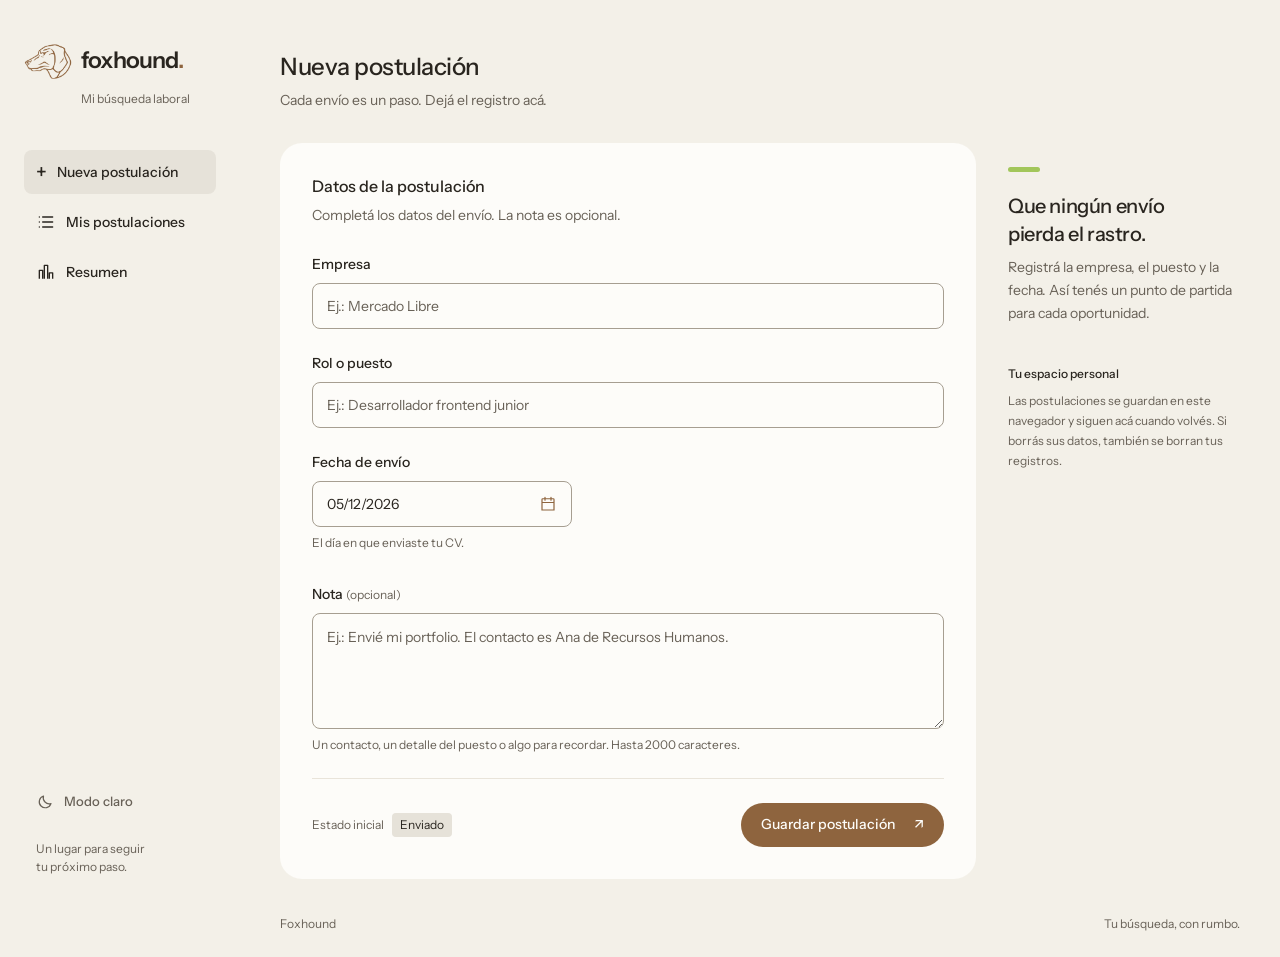
<file: index.html>
<!doctype html>
<html lang="es-AR">
  <head>
    <meta charset="UTF-8">
    <meta name="viewport" content="width=device-width, initial-scale=1">
    <meta name="theme-color" content="#F3F0E8">
    <meta name="description" content="Foxhound, tu espacio para seguir cada postulación laboral.">
    <title>Nueva postulación · Foxhound</title>
    <link rel="preconnect" href="https://fonts.googleapis.com">
    <link rel="preconnect" href="https://fonts.gstatic.com" crossorigin>
    <link href="https://fonts.googleapis.com/css2?family=Instrument+Sans:wght@400;500;600&display=swap" rel="stylesheet">
    <link rel="icon" type="image/png" href="assets/foxhound-logo.png">
    <script src="theme.js"></script>
    <link rel="stylesheet" href="styles.css">
    <script src="app.js" defer></script>
    <script src="calendar.js" defer></script>
  </head>
  <body>
    <a class="skip-link" href="#contenido">Ir al contenido</a>
    <aside class="sidebar" aria-label="Foxhound">
      <a class="brand" href="./" aria-label="Foxhound, inicio">
        <span class="brand-mark" role="img" aria-label="Foxhound americano de perfil"></span>
        <span>foxhound<span class="brand-dot">.</span></span>
      </a>
      <p class="workspace">Mi búsqueda laboral</p>
      <nav aria-label="Navegación principal">
        <a class="nav-link" href="./" aria-current="page"><span aria-hidden="true">+</span> Nueva postulación</a>
        <a class="nav-link" href="postulaciones.html"><svg viewBox="0 0 24 24" fill="none" aria-hidden="true"><path d="M8 6h12M8 12h12M8 18h12M4 6h.01M4 12h.01M4 18h.01" stroke="currentColor" stroke-width="1.6" stroke-linecap="round"/></svg> Mis postulaciones</a>
        <a class="nav-link" href="resumen.html"><svg viewBox="0 0 24 24" fill="none" aria-hidden="true"><path d="M4 20V10h4v10M10 20V4h4v16M16 20v-7h4v7" stroke="currentColor" stroke-width="1.6" stroke-linejoin="round"/></svg> Resumen</a>
      </nav>
      <button id="theme-toggle" class="theme-toggle" type="button" aria-pressed="false" aria-label="Modo oscuro"><svg viewBox="0 0 24 24" fill="none" aria-hidden="true"><path d="M20 14a8 8 0 0 1-10-10 8 8 0 1 0 10 10Z" stroke="currentColor" stroke-width="1.6" stroke-linejoin="round"/></svg><span class="theme-label">Modo claro</span></button>
      <p class="sidebar-footer">Un lugar para seguir<br>tu próximo paso.</p>
    </aside>

    <main id="contenido">
      <header class="page-header">
        <h1>Nueva postulación</h1>
        <p>Cada envío es un paso. Dejá el registro acá.</p>
      </header>
      <div class="content-grid">
        <section class="form-panel" aria-labelledby="form-title">
          <div class="panel-header">
            <h2 id="form-title">Datos de la postulación</h2>
            <p>Completá los datos del envío. La nota es opcional.</p>
          </div>
          <form id="application-form" novalidate>
            <div class="field">
              <label for="company">Empresa</label>
              <input id="company" name="company" type="text" placeholder="Ej.: Mercado Libre" maxlength="120" required aria-describedby="company-error">
              <p class="field-error" id="company-error" hidden></p>
            </div>
            <div class="field">
              <label for="role">Rol o puesto</label>
              <input id="role" name="role" type="text" placeholder="Ej.: Desarrollador frontend junior" maxlength="160" required aria-describedby="role-error">
              <p class="field-error" id="role-error" hidden></p>
            </div>
            <div class="field date-field">
              <label for="sent-date" id="date-label">Fecha de envío</label>
              <input id="sent-date" name="sentDate" type="date" required aria-describedby="date-help sent-date-error">
              <button id="date-trigger" class="date-trigger" type="button" aria-haspopup="dialog" aria-expanded="false" aria-controls="date-calendar" aria-labelledby="date-label date-value" aria-describedby="date-help sent-date-error" hidden>
                <span id="date-value"></span><svg width="18" height="18" viewBox="0 0 24 24" fill="none" aria-hidden="true"><path d="M8 3v4m8-4v4M4 10h16M5 5h14a1 1 0 0 1 1 1v14H4V6a1 1 0 0 1 1-1Z" stroke="currentColor" stroke-width="1.6" stroke-linecap="round"/></svg>
              </button>
              <dialog id="date-calendar" class="date-calendar" aria-labelledby="calendar-title">
                <div class="calendar-heading"><h2 id="calendar-title">Fecha de envío</h2><button type="button" id="calendar-close" class="calendar-control" aria-label="Cerrar calendario">×</button></div>
                <div class="calendar-month"><button type="button" id="calendar-prev" class="calendar-control" aria-label="Mes anterior">‹</button><p id="calendar-month-label" aria-live="polite"></p><button type="button" id="calendar-next" class="calendar-control" aria-label="Mes siguiente">›</button></div>
                <div class="calendar-weekdays" aria-hidden="true"><span>Lu</span><span>Ma</span><span>Mi</span><span>Ju</span><span>Vi</span><span>Sá</span><span>Do</span></div>
                <div id="calendar-days" class="calendar-days" role="group" aria-label="Días del mes"></div>
                <div class="calendar-footer"><span>Hasta hoy, inclusive</span><button type="button" id="calendar-today">Elegir hoy</button></div>
              </dialog>
              <p class="field-help" id="date-help">El día en que enviaste tu CV.</p>
              <p class="field-error" id="sent-date-error" hidden></p>
            </div>
            <div class="field">
              <label for="notes">Nota <span class="optional-label">(opcional)</span></label>
              <textarea id="notes" name="notes" rows="4" maxlength="2000" placeholder="Ej.: Envié mi portfolio. El contacto es Ana de Recursos Humanos." aria-describedby="notes-help notes-error"></textarea>
              <p class="field-help" id="notes-help">Un contacto, un detalle del puesto o algo para recordar. Hasta 2000 caracteres.</p>
              <p class="field-error" id="notes-error" hidden></p>
            </div>
            <div id="save-error" class="save-error" role="alert" hidden></div>
            <div class="form-footer">
              <p>Estado inicial <span class="status">Enviado</span></p>
              <button type="submit">Guardar postulación <span aria-hidden="true">↗</span></button>
            </div>
          </form>
        </section>

        <aside class="context-panel" aria-labelledby="context-title">
          <span class="context-mark" aria-hidden="true"></span>
          <h2 id="context-title">Que ningún envío<br>pierda el rastro.</h2>
          <p>Registrá la empresa, el puesto y la fecha. Así tenés un punto de partida para cada oportunidad.</p>
          <div class="storage-note">
            <h3>Tu espacio personal</h3>
            <p>Las postulaciones se guardan en este navegador y siguen acá cuando volvés. Si borrás sus datos, también se borran tus registros.</p>
          </div>
        </aside>
      </div>
      <section id="save-success" class="success" role="status" aria-live="polite" aria-atomic="true" hidden>
        <svg class="success-symbol" width="24" height="24" viewBox="0 0 24 24" fill="none" aria-hidden="true"><path d="m5 12 4 4L19 6" stroke="currentColor" stroke-width="2" stroke-linecap="round" stroke-linejoin="round"/></svg>
        <div><h2>Postulación guardada</h2><p id="success-detail"></p></div>
        <a class="success-history" href="postulaciones.html">Ver mis postulaciones</a>
        <button type="button" id="add-another" class="text-button">Agregar otra <span aria-hidden="true">→</span></button>
      </section>
      <footer class="page-footer">Foxhound <span>Tu búsqueda, con rumbo.</span></footer>
    </main>
  </body>
</html>
</file>
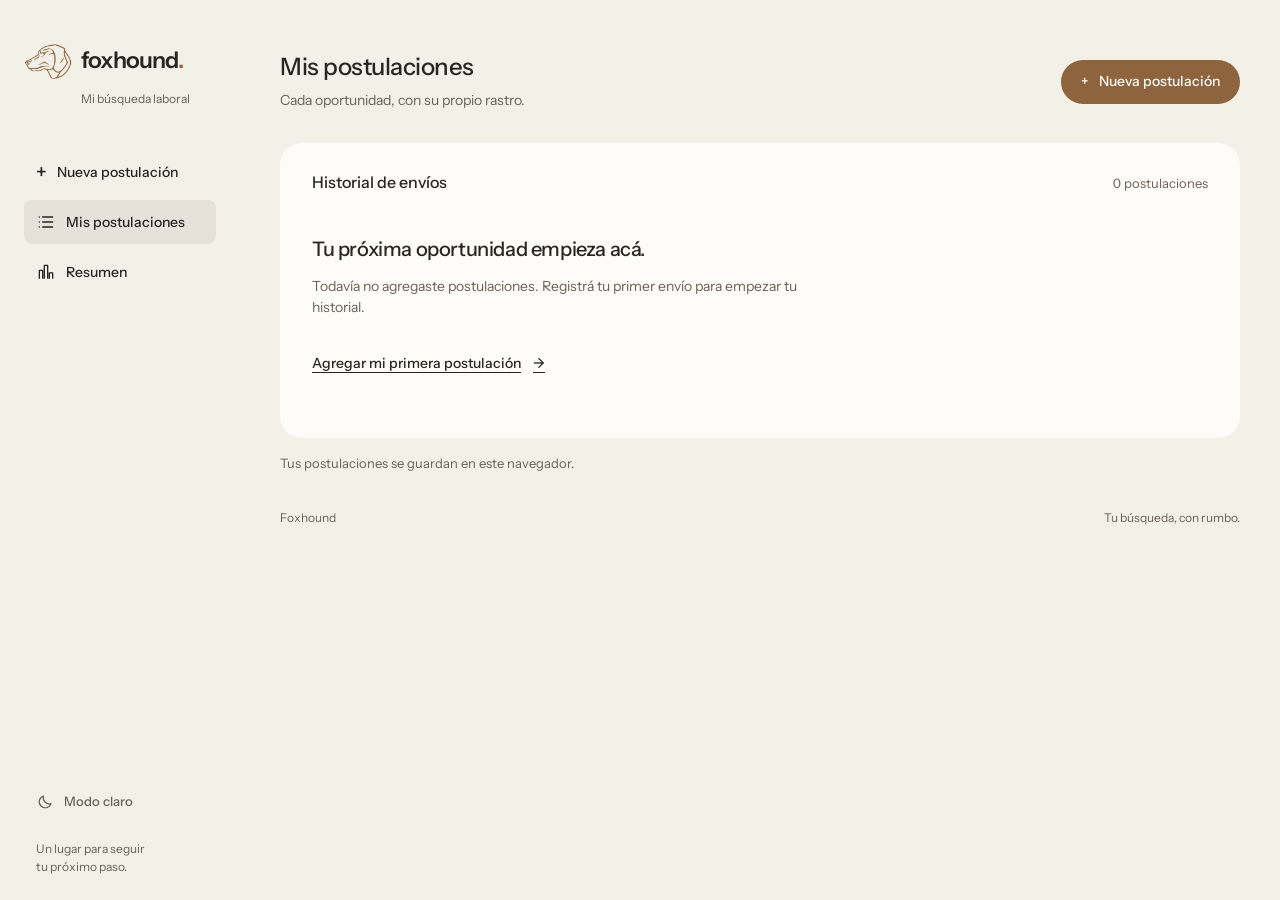
<file: postulaciones.html>
<!doctype html>
<html lang="es-AR">
  <head>
    <meta charset="UTF-8">
    <meta name="viewport" content="width=device-width, initial-scale=1">
    <meta name="theme-color" content="#F3F0E8">
    <meta name="description" content="Foxhound, tu espacio para seguir cada postulación laboral.">
    <title>Mis postulaciones · Foxhound</title>
    <link rel="preconnect" href="https://fonts.googleapis.com">
    <link rel="preconnect" href="https://fonts.gstatic.com" crossorigin>
    <link href="https://fonts.googleapis.com/css2?family=Instrument+Sans:wght@400;500;600&display=swap" rel="stylesheet">
    <link rel="icon" type="image/png" href="assets/foxhound-logo.png">
    <script src="theme.js"></script>
    <link rel="stylesheet" href="styles.css">
    <script src="postulaciones.js" defer></script>
  </head>
  <body>
    <a class="skip-link" href="#contenido">Ir al contenido</a>
    <aside class="sidebar" aria-label="Foxhound">
      <a class="brand" href="./" aria-label="Foxhound, inicio">
        <span class="brand-mark" role="img" aria-label="Foxhound americano de perfil"></span>
        <span>foxhound<span class="brand-dot">.</span></span>
      </a>
      <p class="workspace">Mi búsqueda laboral</p>
      <nav aria-label="Navegación principal">
        <a class="nav-link" href="./"><span aria-hidden="true">+</span> Nueva postulación</a>
        <a class="nav-link" href="postulaciones.html" aria-current="page"><svg viewBox="0 0 24 24" fill="none" aria-hidden="true"><path d="M8 6h12M8 12h12M8 18h12M4 6h.01M4 12h.01M4 18h.01" stroke="currentColor" stroke-width="1.6" stroke-linecap="round"/></svg> Mis postulaciones</a>
        <a class="nav-link" href="resumen.html"><svg viewBox="0 0 24 24" fill="none" aria-hidden="true"><path d="M4 20V10h4v10M10 20V4h4v16M16 20v-7h4v7" stroke="currentColor" stroke-width="1.6" stroke-linejoin="round"/></svg> Resumen</a>
      </nav>
      <button id="theme-toggle" class="theme-toggle" type="button" aria-pressed="false" aria-label="Modo oscuro"><svg viewBox="0 0 24 24" fill="none" aria-hidden="true"><path d="M20 14a8 8 0 0 1-10-10 8 8 0 1 0 10 10Z" stroke="currentColor" stroke-width="1.6" stroke-linejoin="round"/></svg><span class="theme-label">Modo claro</span></button>
      <p class="sidebar-footer">Un lugar para seguir<br>tu próximo paso.</p>
    </aside>

    <main id="contenido">
      <header class="page-header history-header">
        <div>
          <h1>Mis postulaciones</h1>
          <p>Cada oportunidad, con su propio rastro.</p>
        </div>
        <a class="button-link" href="./"><span aria-hidden="true">+</span> Nueva postulación</a>
      </header>
      <section class="history-panel" aria-labelledby="history-title">
        <div class="history-toolbar">
          <h2 id="history-title">Historial de envíos</h2>
          <p id="application-count" role="status" aria-live="polite"></p>
        </div>
        <p id="sort-description" class="sort-description" hidden>Más recientes primero, por fecha de envío. Los cambios de estado se guardan automáticamente.</p>
        <div id="history-error" class="history-message" role="alert" hidden>
          <h3>No pudimos cargar tus postulaciones</h3>
          <p>Hubo un problema al leer los datos de este navegador. Tus registros no se modificaron. Volvé a intentar sin borrar los datos guardados.</p>
          <button id="retry-history" class="secondary-button" type="button">Volver a intentar</button>
        </div>
        <div id="history-empty" class="history-message" hidden>
          <h3>Tu próxima oportunidad empieza acá.</h3>
          <p>Todavía no agregaste postulaciones. Registrá tu primer envío para empezar tu historial.</p>
          <a class="inline-link" href="./">Agregar mi primera postulación <span aria-hidden="true">→</span></a>
        </div>
        <div id="history-results" hidden>
          <div class="list-heading" aria-hidden="true"><span>Empresa</span><span>Rol o puesto</span><span>Fecha de envío</span><span>Estado</span></div>
          <ol id="application-list" class="application-list" aria-label="Postulaciones, de más recientes a más antiguas"></ol>
        </div>
        <noscript><p class="history-message">Activá JavaScript para ver las postulaciones guardadas en este navegador.</p></noscript>
      </section>
      <p class="history-storage">Tus postulaciones se guardan en este navegador.</p>
      <footer class="page-footer">Foxhound <span>Tu búsqueda, con rumbo.</span></footer>
    </main>
  </body>
</html>
</file>
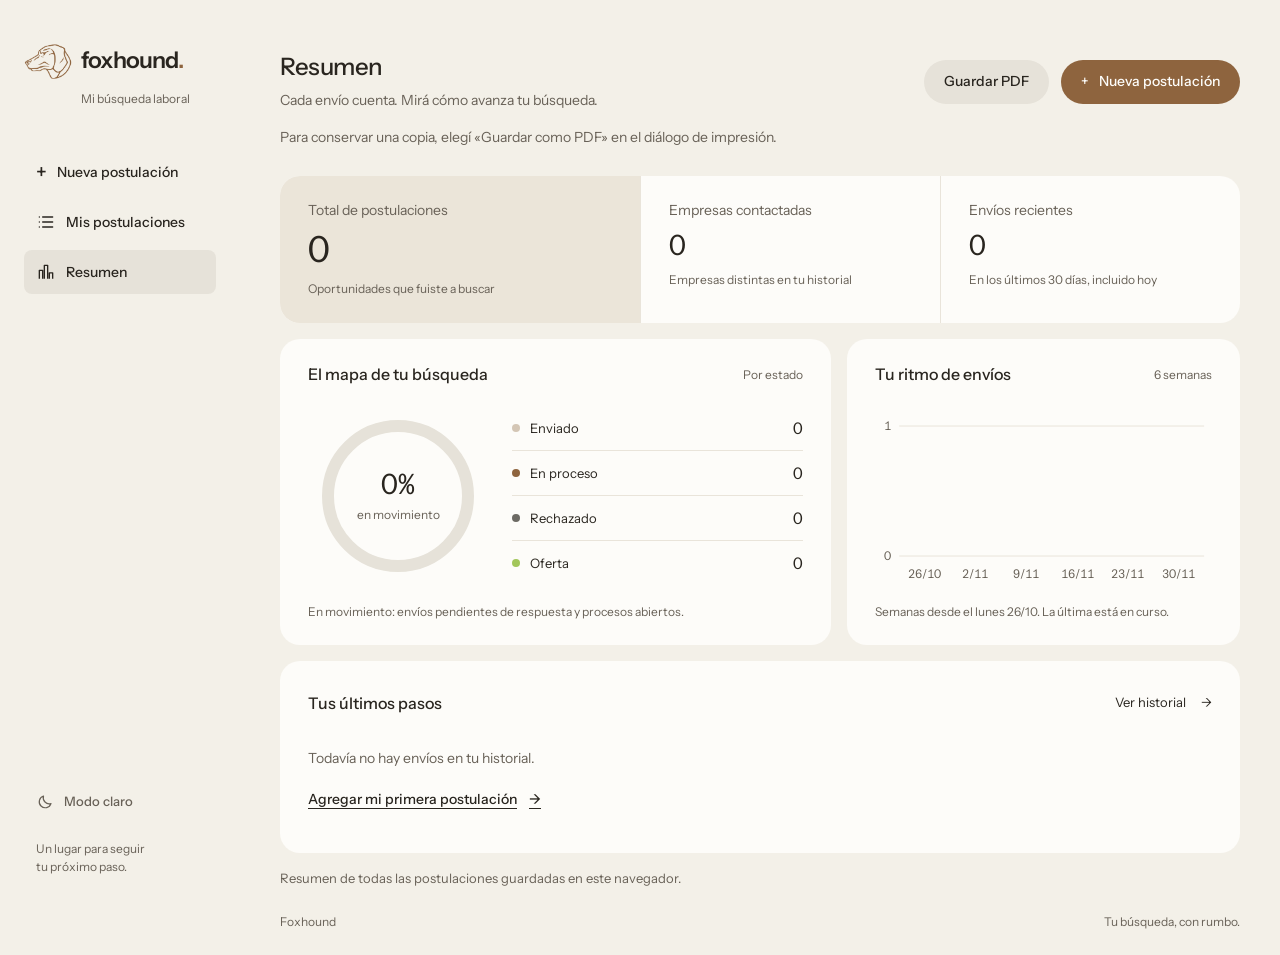
<file: resumen.html>
<!doctype html>
<html lang="es-AR">
  <head>
    <meta charset="UTF-8">
    <meta name="viewport" content="width=device-width, initial-scale=1">
    <meta name="theme-color" content="#F3F0E8">
    <meta name="description" content="Foxhound, tu espacio para seguir cada postulación laboral.">
    <title>Resumen · Foxhound</title>
    <link rel="preconnect" href="https://fonts.googleapis.com">
    <link rel="preconnect" href="https://fonts.gstatic.com" crossorigin>
    <link href="https://fonts.googleapis.com/css2?family=Instrument+Sans:wght@400;500;600&display=swap" rel="stylesheet">
    <link rel="icon" type="image/png" href="assets/foxhound-logo.png">
    <script src="theme.js"></script>
    <link rel="stylesheet" href="styles.css">
    <script src="resumen.js" defer></script>
  </head>
  <body class="dashboard summary-page">
    <a class="skip-link" href="#contenido">Ir al contenido</a>
    <aside class="sidebar" aria-label="Foxhound">
      <a class="brand" href="./" aria-label="Foxhound, inicio">
        <span class="brand-mark" role="img" aria-label="Foxhound americano de perfil"></span>
        <span>foxhound<span class="brand-dot">.</span></span>
      </a>
      <p class="workspace">Mi búsqueda laboral</p>
      <nav aria-label="Navegación principal">
        <a class="nav-link" href="./"><span aria-hidden="true">+</span> Nueva postulación</a>
        <a class="nav-link" href="postulaciones.html"><svg viewBox="0 0 24 24" fill="none" aria-hidden="true"><path d="M8 6h12M8 12h12M8 18h12M4 6h.01M4 12h.01M4 18h.01" stroke="currentColor" stroke-width="1.6" stroke-linecap="round"/></svg> Mis postulaciones</a>
        <a class="nav-link" href="resumen.html" aria-current="page"><svg viewBox="0 0 24 24" fill="none" aria-hidden="true"><path d="M4 20V10h4v10M10 20V4h4v16M16 20v-7h4v7" stroke="currentColor" stroke-width="1.6" stroke-linejoin="round"/></svg> Resumen</a>
      </nav>
      <button id="theme-toggle" class="theme-toggle" type="button" aria-pressed="false" aria-label="Modo oscuro"><svg viewBox="0 0 24 24" fill="none" aria-hidden="true"><path d="M20 14a8 8 0 0 1-10-10 8 8 0 1 0 10 10Z" stroke="currentColor" stroke-width="1.6" stroke-linejoin="round"/></svg><span class="theme-label">Modo claro</span></button>
      <p class="sidebar-footer">Un lugar para seguir<br>tu próximo paso.</p>
    </aside>

    <main id="contenido">
      <header class="page-header history-header">
        <div><h1>Resumen</h1><p>Cada envío cuenta. Mirá cómo avanza tu búsqueda.</p></div>
        <div class="summary-actions"><button id="save-summary-pdf" class="secondary-button" type="button" disabled aria-describedby="pdf-help">Guardar PDF</button><a class="button-link" href="./"><span aria-hidden="true">+</span> Nueva postulación</a></div>
      </header>
      <p id="pdf-help" class="pdf-help">Para conservar una copia, elegí «Guardar como PDF» en el diálogo de impresión.</p>
      <div class="print-heading"><strong>foxhound.</strong><p>Resumen de postulaciones</p><p id="pdf-generated-at"></p></div>
      <div id="summary-error" class="history-panel" role="alert" hidden>
        <h2>No pudimos cargar el resumen</h2>
        <p>No se pudieron leer las postulaciones de este navegador. Tus datos no se modificaron.</p>
        <button id="retry-summary" type="button" class="secondary-button">Volver a intentar</button>
      </div>
      <div id="summary-content" hidden>
        <section class="dashboard-metrics" aria-label="Tu búsqueda en números">
          <dl class="metric metric-main"><dt>Total de postulaciones</dt><dd id="total-count">0</dd><span>Oportunidades que fuiste a buscar</span></dl>
          <dl class="metric"><dt>Empresas contactadas</dt><dd id="company-count">0</dd><span>Empresas distintas en tu historial</span></dl>
          <dl class="metric"><dt>Envíos recientes</dt><dd id="month-count">0</dd><span>En los últimos 30 días, incluido hoy</span></dl>
        </section>
        <div class="dashboard-charts">
          <section class="dashboard-panel distribution-panel" aria-labelledby="breakdown-title">
            <div class="dashboard-panel-heading"><h2 id="breakdown-title">El mapa de tu búsqueda</h2><span>Por estado</span></div>
            <div class="distribution-body">
              <div class="status-ring"><svg id="status-donut" viewBox="0 0 180 180" aria-hidden="true"></svg><div class="ring-caption"><strong id="active-share">0%</strong><span>en movimiento</span></div></div>
              <dl id="status-breakdown" class="status-breakdown"></dl>
            </div>
            <p class="dashboard-caption">En movimiento: envíos pendientes de respuesta y procesos abiertos.</p>
            <p id="summary-unknown" class="summary-unknown" hidden></p>
          </section>
          <section class="dashboard-panel activity-panel" aria-labelledby="activity-title">
            <div class="dashboard-panel-heading"><h2 id="activity-title">Tu ritmo de envíos</h2><span>6 semanas</span></div>
            <div id="weekly-chart" class="weekly-chart"></div>
            <p id="activity-caption" class="dashboard-caption"></p>
          </section>
        </div>
        <section class="dashboard-panel recent-panel" aria-labelledby="recent-title">
          <div class="dashboard-panel-heading"><h2 id="recent-title">Tus últimos pasos</h2><a class="dashboard-history-link" href="postulaciones.html">Ver historial <span aria-hidden="true">→</span></a></div>
          <ol id="recent-applications" class="recent-applications" aria-label="Últimas tres postulaciones"></ol>
          <div id="summary-empty" class="dashboard-empty" hidden><p>Todavía no hay envíos en tu historial.</p><a class="inline-link" href="./">Agregar mi primera postulación <span aria-hidden="true">→</span></a></div>
        </section>
      </div>
      <p id="summary-announcement" class="sr-only" role="status" aria-live="polite" aria-atomic="true"></p>
      <noscript><p>Activá JavaScript para ver el resumen de tus postulaciones.</p></noscript>
      <p class="history-storage">Resumen de todas las postulaciones guardadas en este navegador.</p>
      <footer class="page-footer">Foxhound <span>Tu búsqueda, con rumbo.</span></footer>
    </main>
  </body>
</html>
</file>
<file: styles.css>
:root {
  --ground: #f3f0e8;
  --surface: #fdfcf9;
  --text: #29251f;
  --muted: #686157;
  --brand: #8e643e;
  --green: #a2c65a;
  --active: #e6e2d9;
  --border: #e9e4da;
  --control: #a69e91;
  --negative: #a12f27;
  --positive: #385024;
  --positive-bg: #e6edd9;
  --font: "Instrument Sans", system-ui, sans-serif;
}
* { box-sizing: border-box; }
body { margin: 0; background: var(--ground); color: var(--text); font: 14px/1.5 var(--font); }
button, input { font: inherit; }
a { color: inherit; }
button, a, input { -webkit-tap-highlight-color: transparent; }
:focus-visible { outline: 3px solid var(--brand); outline-offset: 4px; }
[hidden] { display: none !important; }
.skip-link { position: absolute; left: 16px; top: -80px; z-index: 5; padding: 12px; background: var(--surface); }
.skip-link:focus { top: 12px; }
.sidebar { position: fixed; inset: 0 auto 0 0; width: 240px; padding: 36px 24px 24px; display: flex; flex-direction: column; }
.brand { display: flex; align-items: center; gap: 9px; text-decoration: none; font-size: 23px; font-weight: 600; letter-spacing: -1px; }
/* The alpha mask preserves the supplied dog design in the exact brand color. */
.brand-mark {
  display: block;
  flex: 0 0 48px;
  width: 48px;
  height: 48px;
  background-color: var(--brand);
  -webkit-mask: url("assets/foxhound-logo.png") center / contain no-repeat;
  mask: url("assets/foxhound-logo.png") center / contain no-repeat;
}
.brand-dot { color: var(--brand); }
.workspace { color: var(--muted); margin: 6px 0 42px 57px; font-size: 12px; }
.nav-link { min-height: 44px; display: flex; align-items: center; gap: 10px; padding: 10px 12px; border-radius: 8px; text-decoration: none; font-weight: 500; }
.sidebar nav { display: grid; gap: 6px; }
.nav-link[aria-current="page"] { background: var(--active); }
.nav-link svg { width: 20px; height: 20px; flex-shrink: 0; }
.nav-link span { font-size: 20px; line-height: 1; }
.nav-link:hover { outline: 1px solid var(--control); }
.sidebar-footer { margin: auto 0 0 12px; color: var(--muted); font-size: 12px; }
main { margin-left: 240px; padding: 52px 40px 24px; max-width: 1440px; }
.page-header { margin-bottom: 32px; }
h1, h2, h3, p { margin-top: 0; }
h1 { margin-bottom: 8px; font-size: 24px; line-height: 1.25; font-weight: 500; letter-spacing: -.5px; }
.page-header p { color: var(--muted); margin-bottom: 0; }
/* Nine columns for the form, three for context; both share the canvas edges. */
.content-grid { display: grid; grid-template-columns: minmax(0, 3fr) minmax(200px, 1fr); gap: 32px; align-items: start; }
.form-panel { background: var(--surface); border-radius: 22px; padding: 32px; }
h2 { font-size: 16px; line-height: 1.4; font-weight: 500; margin-bottom: 8px; }
.panel-header p, .field-help { color: var(--muted); }
.panel-header { margin-bottom: 28px; }
.panel-header p { margin-bottom: 0; }
.field { margin-bottom: 24px; }
label { display: block; font-weight: 500; margin-bottom: 8px; }
input { width: 100%; min-width: 0; height: 46px; padding: 0 14px; background: var(--surface); border: 1px solid var(--control); border-radius: 8px; color: var(--text); transition: border-color .15s; }
input::placeholder { color: var(--muted); opacity: 1; }
input:hover { border-color: var(--brand); }
input[aria-invalid="true"] { border-color: var(--negative); }
.date-field { max-width: 260px; margin-bottom: 32px; }
.field-help, .field-error { font-size: 12px; margin: 7px 0 0; }
.field-error, .save-error { color: var(--negative); }
.save-error { margin-bottom: 16px; }
.form-footer { border-top: 1px solid var(--border); padding-top: 24px; display: flex; align-items: center; justify-content: space-between; flex-wrap: wrap; gap: 20px; }
.form-footer p { color: var(--muted); font-size: 12px; margin-bottom: 0; }
.status { display: inline-block; background: var(--active); color: var(--text); border-radius: 4px; padding: 3px 8px; margin-left: 6px; }
button { cursor: pointer; border: 0; border-radius: 999px; min-height: 44px; padding: 10px 20px; color: var(--surface); background: var(--brand); font-weight: 500; transition: transform .15s, opacity .15s; }
button span { margin-left: 16px; }
button:hover { opacity: .88; }
button:active { transform: translateY(1px); }
button:disabled { cursor: wait; opacity: .7; }
.context-panel { padding-top: 24px; }
.context-mark { display: block; width: 32px; height: 5px; border-radius: 999px; background: var(--green); margin-bottom: 20px; }
.context-panel h2 { font-size: 20px; letter-spacing: -.4px; }
.context-panel p { color: var(--muted); line-height: 1.65; }
.storage-note { margin-top: 40px; }
.storage-note h3 { font-size: 12px; font-weight: 500; margin-bottom: 8px; }
.storage-note p { font-size: 12px; margin-bottom: 0; }
.success { display: flex; align-items: center; gap: 14px; margin-top: 24px; padding: 20px 24px; background: var(--positive-bg); color: var(--positive); border-radius: 12px; }
.success h2 { font-size: 14px; margin-bottom: 2px; }
.success p { font-size: 12px; margin-bottom: 0; overflow-wrap: anywhere; }
.success-symbol { font-size: 20px; }
.text-button { background: transparent; color: var(--positive); margin-left: auto; flex-shrink: 0; padding: 8px; }
.page-footer { display: flex; justify-content: space-between; font-size: 12px; color: var(--muted); margin-top: 36px; }
@media (min-width: 1680px) { main { margin-right: auto; } }
@media (max-width: 1100px) {
  .sidebar { position: static; width: auto; padding: 20px 32px; flex-direction: row; justify-content: space-between; align-items: center; gap: 16px; }
  .workspace, .sidebar-footer { display: none; }
  main { margin: 0; padding: 28px 32px; }
  .content-grid { grid-template-columns: minmax(0, 2fr) minmax(190px, 1fr); gap: 24px; }
  .form-panel { padding: 24px; }
}
@media (max-width: 640px) {
  .sidebar { padding: 20px 16px; }
  .brand { font-size: 23px; }
  .sidebar { flex-wrap: wrap; }
  .sidebar nav { width: 100%; grid-template-columns: 1fr 1fr; gap: 8px; }
  .nav-link { min-height: 44px; justify-content: center; gap: 6px; padding: 10px 6px; font-size: 13px; }
  main { padding: 20px 16px; }
  .page-header { margin-bottom: 24px; }
  .content-grid { grid-template-columns: minmax(0, 1fr); gap: 24px; }
  .form-panel { padding: 24px 20px; }
  .date-field { max-width: none; }
  .form-footer { align-items: stretch; gap: 16px; }
  .form-footer p, .form-footer button { width: 100%; }
  .context-panel { padding: 0 4px; }
  .context-mark, .context-panel > h2, .context-panel > p { display: none; }
  .storage-note { margin-top: 0; }
  .success { flex-wrap: wrap; padding: 20px; }
  .success > div { flex: 1; }
  .text-button { margin-left: 28px; }
  .page-footer { margin-top: 24px; }
}
@media (prefers-reduced-motion: reduce) { *, *::before, *::after { transition: none !important; scroll-behavior: auto !important; } }

/* History: the same shell, with a four-column list and compact mobile rows. */
.success-history { color: var(--positive); font-size: 13px; text-underline-offset: 3px; }
.history-header { display: flex; align-items: center; justify-content: space-between; gap: 24px; }
.button-link { display: inline-flex; align-items: center; justify-content: center; gap: 10px; flex-shrink: 0; min-height: 44px; padding: 10px 20px; border-radius: 999px; color: var(--surface); background: var(--brand); text-decoration: none; font-weight: 500; }
.button-link:hover { opacity: .88; }
.history-panel { background: var(--surface); border-radius: 22px; padding: 28px 32px; }
.history-toolbar { display: flex; align-items: baseline; justify-content: space-between; gap: 16px; }
.history-toolbar h2, .history-toolbar p { margin-bottom: 0; }
.history-toolbar p, .sort-description, .history-storage { color: var(--muted); font-size: 13px; }
.history-toolbar p { font-variant-numeric: tabular-nums; }
.sort-description { margin: 8px 0 24px; }
.list-heading, .application-row { display: grid; grid-template-columns: minmax(0, 1.2fr) minmax(0, 1.5fr) minmax(125px, .8fr) minmax(140px, .8fr); gap: 24px; align-items: center; }
.list-heading { padding: 12px 0; color: var(--muted); font-size: 12px; }
.list-heading span:nth-child(3) { text-align: right; }
.application-list { padding: 0; margin: 0; list-style: none; }
.application-row { min-height: 76px; border-top: 1px solid var(--border); padding: 18px 0; }
.application-row h3, .application-row p { margin: 0; font-size: 14px; overflow-wrap: anywhere; }
.application-company { font-weight: 500; }
.application-role { color: var(--muted); }
.application-date { text-align: right; font-variant-numeric: tabular-nums; color: var(--muted); }
.application-status .status { margin: 0; font-size: 12px; white-space: nowrap; }
.application-status .status-offer { background: var(--positive-bg); color: var(--positive); }
.mobile-label { display: none; }
.history-message { max-width: 520px; padding: 40px 0 24px; }
.history-message h3 { font-size: 20px; font-weight: 500; letter-spacing: -.4px; margin-bottom: 12px; }
.history-message p { color: var(--muted); margin-bottom: 24px; }
.inline-link { display: inline-flex; align-items: center; gap: 12px; min-height: 44px; font-weight: 500; text-underline-offset: 4px; }
.secondary-button { background: var(--active); color: var(--text); }
.history-storage { margin: 16px 0 0; }
@media (min-width: 641px) and (max-width: 1100px) {
  .sidebar nav { display: flex; gap: 8px; }
  .history-panel { padding: 24px; }
  .list-heading, .application-row { grid-template-columns: minmax(0, 1fr) minmax(0, 1.2fr) 110px 140px; gap: 16px; }
}
@media (max-width: 640px) {
  .history-header { align-items: flex-start; flex-direction: column; gap: 20px; }
  .history-header .button-link { width: 100%; }
  .history-panel { padding: 24px 20px; }
  .history-toolbar { flex-wrap: wrap; gap: 4px 12px; }
  .sort-description { margin-bottom: 16px; }
  .list-heading { display: none; }
  .application-row { grid-template-columns: minmax(0, 1fr) auto; gap: 8px 16px; padding: 20px 0; }
  .application-company { grid-column: 1 / -1; }
  .application-role { grid-column: 1 / -1; }
  .application-date { text-align: left; }
  .application-status { text-align: right; }
  .mobile-label { display: block; font-size: 12px; color: var(--muted); margin: 4px 0; }
  .application-role .mobile-label { display: inline; margin-right: 6px; }
  .history-message { padding-top: 32px; }
  .history-message h3 { font-size: 18px; }
  .success-history { margin-left: 28px; }
}

/* A native select keeps status editing accessible with keyboard and touch. */
.application-status { min-width: 0; }
.status-select {
  width: 100%;
  min-height: 44px;
  padding: 8px 10px;
  border: 1px solid var(--control);
  border-radius: 8px;
  background-color: var(--surface);
  color: var(--text);
  font: inherit;
  font-size: 14px;
  cursor: pointer;
}
.status-select:hover { border-color: var(--brand); }
.status-select[data-state="en_proceso"] { background-color: var(--active); }
.status-select[data-state="oferta"] { background-color: var(--positive-bg); color: var(--positive); }
.status-feedback { display: block; margin-top: 6px; font-size: 12px; color: var(--positive); overflow-wrap: anywhere; }
.status-feedback:empty { display: none; }
.status-feedback-error { color: var(--negative); }
@media (max-width: 640px) {
  .application-status { width: 144px; }
  .status-feedback { text-align: left; }
}

/* Notes belong to the application, below its primary fields. */
textarea {
  display: block;
  width: 100%;
  min-height: 112px;
  padding: 12px 14px;
  resize: vertical;
  border: 1px solid var(--control);
  border-radius: 8px;
  background: var(--surface);
  color: var(--text);
  font: inherit;
  line-height: 1.6;
}
textarea::placeholder { color: var(--muted); opacity: 1; }
textarea:hover { border-color: var(--brand); }
textarea[aria-invalid="true"] { border-color: var(--negative); }
.optional-label { color: var(--muted); font-size: 12px; font-weight: 400; }
.application-note { grid-column: 1 / -1; min-width: 0; }
.note-label { display: block; color: var(--muted); font-size: 12px; margin-bottom: 4px; }
.application-row .note-content { white-space: pre-wrap; overflow-wrap: anywhere; line-height: 1.6; }
.application-row .note-empty { color: var(--muted); font-size: 13px; }

/* Summary: counts and proportional bars share the same saved dataset. */
.sr-only { position: absolute; width: 1px; height: 1px; padding: 0; margin: -1px; overflow: hidden; clip-path: inset(50%); white-space: nowrap; border: 0; }
.summary-total { display: flex; align-items: center; justify-content: space-between; gap: 24px; margin-bottom: 16px; }
.total-count { font-size: 36px; font-weight: 400; line-height: 1.2; font-variant-numeric: tabular-nums; margin-bottom: 0; }
.summary-description { color: var(--muted); margin-bottom: 24px; }
.status-breakdown { margin: 0; }
.breakdown-row { display: grid; grid-template-columns: 1fr auto; gap: 8px 16px; padding: 12px 0; }
.breakdown-row dt { font-weight: 500; }
.breakdown-count { margin: 0; font-size: 20px; font-variant-numeric: tabular-nums; text-align: right; }
.breakdown-track { grid-column: 1 / -1; height: 8px; background: var(--active); border-radius: 999px; overflow: hidden; }
.breakdown-track span { display: block; height: 100%; background: var(--muted); }
.breakdown-row[data-state="en_proceso"] .breakdown-track span { background: var(--brand); }
.breakdown-row[data-state="oferta"] .breakdown-track span { background: var(--green); }
.summary-unknown { color: var(--muted); margin: 20px 0 0; }
.summary-empty { margin-top: 24px; }
.summary-empty p { color: var(--muted); margin-bottom: 8px; }
@media (max-width: 640px) {
  .sidebar nav { grid-template-columns: repeat(3, minmax(0, 1fr)); gap: 6px; }
  .sidebar .nav-link { text-align: center; padding: 8px 5px; }
  .sidebar .nav-link svg, .sidebar .nav-link > span { display: none; }
  .summary-total { gap: 16px; }
  .summary-total .inline-link { max-width: 132px; font-size: 13px; }
}
@media (min-width: 641px) and (max-width: 840px) {
  .sidebar { flex-wrap: wrap; }
  .sidebar nav { flex-wrap: wrap; }
}

/* Dashboard: three metric columns, then a 7:5 split, and one shared history edge. */
.dashboard { --state-sent: #d4c6b5; --state-process: var(--brand); --state-rejected: #6c6a64; --state-offer: var(--green); }
.dashboard main { max-width: 1580px; }
.dashboard .page-header { margin-bottom: 28px; }
.dashboard-metrics { display: grid; grid-template-columns: 1.2fr 1fr 1fr; margin-bottom: 16px; border-radius: 20px; background: var(--surface); overflow: hidden; }
.metric { margin: 0; padding: 24px 28px; }
.metric + .metric { border-left: 1px solid var(--border); }
.metric dt { color: var(--muted); font-size: 14px; }
.metric dd { margin: 8px 0; font-size: 28px; line-height: 1.15; font-weight: 400; font-variant-numeric: tabular-nums; }
.metric-main { background: #ebe5d9; }
.metric-main dd { font-size: 36px; }
.metric > span { color: var(--muted); font-size: 12px; }
.dashboard-charts { display: grid; grid-template-columns: minmax(0, 7fr) minmax(0, 5fr); gap: 16px; margin-bottom: 16px; }
.dashboard-panel { min-width: 0; border-radius: 20px; padding: 24px 28px; background: var(--surface); }
.dashboard-panel-heading { display: flex; align-items: center; justify-content: space-between; gap: 16px; margin-bottom: 20px; }
.dashboard-panel-heading h2 { margin: 0; }
.dashboard-panel-heading > span { color: var(--muted); font-size: 12px; white-space: nowrap; }
.distribution-body { display: grid; grid-template-columns: minmax(132px, 180px) minmax(0, 1fr); align-items: center; gap: 24px; min-height: 180px; }
.status-ring { position: relative; width: 100%; max-width: 180px; aspect-ratio: 1; }
.status-ring svg { display: block; width: 100%; height: 100%; }
.donut-track { fill: none; stroke: var(--active); stroke-width: 12; }
.donut-segment { stroke-width: 12; }
.donut-segment.state-enviado { stroke: var(--state-sent); }
.donut-segment.state-en_proceso { stroke: var(--state-process); }
.donut-segment.state-rechazado { stroke: var(--state-rejected); }
.donut-segment.state-oferta { stroke: var(--state-offer); }
.donut-segment.state-unknown { stroke: var(--control); }
.ring-caption { position: absolute; inset: 0; display: flex; flex-direction: column; justify-content: center; align-items: center; gap: 4px; }
.ring-caption strong { font-weight: 400; font-size: 28px; line-height: 1.2; font-variant-numeric: tabular-nums; }
.ring-caption span { font-size: 12px; color: var(--muted); }
.dashboard .breakdown-row { padding: 10px 0; gap: 16px; border-bottom: 1px solid var(--border); }
.dashboard .breakdown-row:last-child { border-bottom: 0; }
.dashboard .breakdown-row dt { display: flex; align-items: center; gap: 10px; font-size: 13px; font-weight: 400; }
.dashboard .breakdown-count { font-size: 16px; }
.state-swatch { width: 8px; height: 8px; flex: 0 0 8px; border-radius: 50%; }
.state-swatch.state-enviado { background: var(--state-sent); }
.state-swatch.state-en_proceso { background: var(--state-process); }
.state-swatch.state-rechazado { background: var(--state-rejected); }
.state-swatch.state-oferta { background: var(--state-offer); }
.state-swatch.state-unknown { background: var(--control); }
.dashboard-caption { color: var(--muted); font-size: 12px; line-height: 1.6; margin: 16px 0 0; }
.weekly-chart { width: 100%; height: 180px; }
.activity-grid { stroke: var(--border); stroke-width: 1; }
.activity-tick { font-family: var(--font); font-size: 12px; fill: var(--muted); font-variant-numeric: tabular-nums; }
.activity-bar { fill: var(--state-sent); }
.activity-current { fill: var(--brand); }
.dashboard-history-link { font-size: 13px; white-space: nowrap; text-decoration: none; padding: 8px 0; }
.dashboard-history-link span { margin-left: 12px; }
.dashboard-history-link:hover { text-decoration: underline; text-underline-offset: 4px; }
.recent-applications { margin: 0; padding: 0; list-style: none; }
.recent-row { display: grid; grid-template-columns: minmax(0, 1fr) 70px 100px; gap: 24px; align-items: center; padding: 14px 0; border-top: 1px solid var(--border); }
.recent-identity { display: flex; flex-direction: column; gap: 2px; min-width: 0; }
.recent-company { font-weight: 500; overflow-wrap: anywhere; }
.recent-role { font-size: 12px; color: var(--muted); overflow-wrap: anywhere; }
.recent-date { font-size: 13px; color: var(--muted); text-align: right; font-variant-numeric: tabular-nums; }
.recent-status { font-size: 12px; background: var(--active); border-radius: 4px; padding: 4px 8px; text-align: center; white-space: nowrap; }
.recent-status[data-state="oferta"] { background: var(--positive-bg); color: var(--positive); }
.dashboard-empty { padding: 8px 0; }
.dashboard-empty p { color: var(--muted); margin-bottom: 8px; }
.dashboard .summary-unknown { font-size: 12px; }
.dashboard .page-footer { margin-top: 24px; }
@media (max-width: 1200px) {
  .dashboard-charts { grid-template-columns: minmax(0, 1fr) minmax(0, 1fr); }
  .distribution-body { grid-template-columns: 132px minmax(0, 1fr); gap: 16px; }
  .dashboard-panel { padding: 24px 20px; }
}
@media (max-width: 840px) {
  .dashboard-charts { grid-template-columns: minmax(0, 1fr); }
  .distribution-body { grid-template-columns: 180px minmax(0, 1fr); gap: 32px; }
  .metric { padding: 20px; }
}
@media (max-width: 640px) {
  .dashboard .page-header { gap: 16px; }
  .dashboard-metrics { grid-template-columns: 1fr 1fr; }
  .metric-main { grid-column: 1 / -1; display: grid; grid-template-columns: minmax(0, 1fr) auto; align-items: center; column-gap: 16px; }
  .metric-main dd { grid-column: 2; grid-row: 1 / 3; margin: 0; }
  .metric-main > span { grid-column: 1; margin-top: 4px; }
  .metric-main + .metric { border-left: 0; }
  .metric dd { font-size: 24px; }
  .metric-main dd { font-size: 36px; }
  .metric > span { font-size: 12px; }
  .dashboard-panel { padding: 20px; }
  .distribution-body { grid-template-columns: 128px minmax(0, 1fr); gap: 16px; min-height: 154px; }
  .dashboard-panel-heading { gap: 8px; }
  .dashboard-panel-heading h2 { font-size: 14px; }
  .dashboard .breakdown-row dt { font-size: 12px; gap: 6px; }
  .dashboard .breakdown-row { gap: 6px; padding: 9px 0; }
  .ring-caption strong { font-size: 24px; }
  .ring-caption span { font-size: 11px; }
  .recent-row { grid-template-columns: minmax(0, 1fr) 88px; gap: 8px 16px; }
  .recent-identity { grid-row: 1 / 3; }
  .recent-date { grid-column: 2; }
  .recent-status { grid-column: 2; }
}
@media (max-width: 359px) {
  .distribution-body { grid-template-columns: 1fr; justify-items: center; gap: 8px; }
  .status-ring { width: 150px; }
  .dashboard .status-breakdown { width: 100%; }
}

.note-header { display: flex; justify-content: space-between; align-items: center; gap: 16px; }
.note-header .note-label { margin: 0; }
.note-edit-button {
  flex-shrink: 0;
  min-height: 44px;
  padding: 10px 18px;
  border: 1px solid var(--brand);
  border-radius: 999px;
  background: var(--ground);
  color: var(--brand);
  font-size: 13px;
  font-weight: 500;
  text-decoration: none;
}
.note-edit-button:hover { background: var(--active); opacity: 1; }
.note-header { margin-bottom: 8px; }
.note-editor { margin-top: 8px; }
.note-actions { display: flex; gap: 12px; flex-wrap: wrap; margin-top: 16px; }
.application-row .note-feedback { font-size: 12px; color: var(--positive); margin-top: 8px; }
.application-row .note-feedback:empty { display: none; }
.application-row .note-feedback-error { color: var(--negative); }

.date-trigger { display: flex; align-items: center; justify-content: space-between; gap: 16px; width: 100%; min-height: 46px; padding: 10px 14px; border: 1px solid var(--control); border-radius: 8px; background: var(--surface); color: var(--text); font-weight: 400; text-align: left; }
.date-trigger span { margin: 0; }
.date-trigger svg { color: var(--brand); flex-shrink: 0; }
.date-trigger:hover { opacity: 1; border-color: var(--brand); }
.date-calendar { position: fixed; inset: auto; margin: 0; width: min(352px, calc(100vw - 32px)); max-height: calc(100dvh - 32px); padding: 20px; overflow-y: auto; border: 1px solid var(--border); border-radius: 20px; background: var(--surface); color: var(--text); box-shadow: 0 12px 36px rgb(41 37 31 / 12%); }
.date-calendar::backdrop { background: rgb(41 37 31 / 12%); }
.calendar-heading, .calendar-month, .calendar-footer { display: flex; align-items: center; justify-content: space-between; gap: 8px; }
.calendar-heading h2 { margin: 0; font-size: 14px; }
.calendar-month { margin: 8px 0 12px; }
.calendar-month p { margin: 0; font-size: 16px; font-weight: 500; text-transform: capitalize; }
.calendar-control { background: transparent; color: var(--text); border-radius: 50%; width: 40px; min-height: 40px; padding: 0; font-size: 24px; }
.calendar-control:hover { background: var(--ground); opacity: 1; }
.calendar-control:disabled { color: var(--muted); opacity: .55; cursor: default; }
.calendar-weekdays, .calendar-days { display: grid; grid-template-columns: repeat(7, minmax(0, 1fr)); gap: 3px; }
.calendar-weekdays { margin-bottom: 8px; text-align: center; font-size: 12px; color: var(--muted); }
.calendar-day { min-width: 0; min-height: 40px; padding: 0; border-radius: 8px; background: transparent; color: var(--text); font-weight: 400; font-variant-numeric: tabular-nums; }
.calendar-day:hover { opacity: 1; background: var(--ground); }
.calendar-day[aria-current="date"] { box-shadow: inset 0 0 0 1px var(--brand); }
.calendar-day[aria-pressed="true"] { background: var(--brand); color: var(--surface); font-weight: 500; }
.calendar-day:disabled { color: var(--muted); opacity: .5; cursor: not-allowed; background: transparent; }
.calendar-footer { border-top: 1px solid var(--border); margin-top: 16px; padding-top: 12px; }
.calendar-footer > span { color: var(--muted); font-size: 12px; }
#calendar-today { min-height: 40px; padding: 8px 12px; background: var(--ground); color: var(--brand); font-size: 13px; }

/* El informe conserva los gráficos vectoriales y los datos del resumen. */
.summary-actions { display: flex; flex-wrap: wrap; gap: 12px; align-items: center; }
.pdf-help { color: var(--muted); font-size: 14px; margin: -12px 0 28px; }
.print-heading { display: none; }
@page { size: A4 portrait; margin: 14mm; }
@media print {
  .summary-page { display: block; background: #fff; color: #29251F; font-size: 10pt; print-color-adjust: exact; -webkit-print-color-adjust: exact; }
  .summary-page .sidebar, .summary-page .skip-link, .summary-page .page-header,
  .summary-page .pdf-help, .summary-page .page-footer, .summary-page .history-storage,
  .summary-page .dashboard-history-link, .summary-page .dashboard-empty a,
  .summary-page #retry-summary, .summary-page .sr-only { display: none !important; }
  .summary-page main { width: 100%; max-width: none; margin: 0; padding: 0; }
  .print-heading { display: block; margin-bottom: 7mm; }
  .print-heading strong { color: #8E643E; font-size: 24pt; }
  .print-heading p { margin: 2mm 0; }
  #pdf-generated-at { font-size: 9pt; }
  .summary-page .dashboard-metrics { display: grid; grid-template-columns: repeat(3, 1fr); gap: 5mm; margin-bottom: 7mm; }
  .summary-page .metric { padding: 4mm; }
  .summary-page .metric dd { font-size: 30pt; }
  .summary-page .dashboard-charts { display: grid; grid-template-columns: 1fr 1fr; gap: 5mm; }
  .summary-page .dashboard-panel { padding: 5mm; margin-bottom: 5mm; break-inside: avoid; }
  .summary-page .dashboard-panel-heading { flex-wrap: wrap; gap: 2mm; }
  .summary-page h2 { font-size: 13pt; }
  .summary-page .distribution-body { display: flex; flex-direction: column; gap: 3mm; }
  .summary-page .status-ring { width: 140px; height: 140px; margin: auto; }
  .summary-page .status-breakdown { width: 100%; }
  .summary-page .recent-row { break-inside: avoid; }
  .summary-page .recent-identity { min-width: 0; overflow-wrap: anywhere; }
  .summary-page .recent-company, .summary-page .recent-role { white-space: normal; overflow: visible; text-overflow: clip; }
  .summary-page .dashboard-caption { font-size: 9pt; }
}
@media print {
  .summary-page .distribution-body { display: grid; grid-template-columns: 110px minmax(0, 1fr); gap: 3mm; min-height: 140px; }
  .summary-page .status-ring { width: 110px; height: 110px; }
  .summary-page .ring-caption strong { font-size: 20pt; }
  .summary-page .ring-caption span { font-size: 7pt; }
  .summary-page .breakdown-row { padding: 2mm 0; gap: 2mm; }
  .summary-page .breakdown-row dt { font-size: 9pt; gap: 2mm; }
}

/* Carbón cálido y tonos de cuero: la misma identidad, con menos luminancia. */
:root { color-scheme: light; }
:root[data-theme="dark"] {
  color-scheme: dark;
  --ground: #1b1c19;
  --surface: #242621;
  --text: #f3f0e8;
  --muted: #b4b3a8;
  --brand: #c7986c;
  --green: #a2c65a;
  --active: #34372e;
  --border: #3b3e34;
  --control: #74786a;
  --negative: #f09d90;
  --positive: #bfdb91;
  --positive-bg: #303d25;
}
[data-theme="dark"] .dashboard { --state-sent: #858977; --state-rejected: #b9b6ae; }
[data-theme="dark"] .metric-main { background: #303429; }
[data-theme="dark"] .date-calendar::backdrop { background: rgb(0 0 0 / 45%); }
.theme-toggle { display: flex; align-items: center; gap: 10px; background: transparent; color: var(--muted); padding: 10px 12px; margin-top: 32px; text-align: left; font-size: 13px; }
.theme-toggle:hover { color: var(--text); background: var(--active); opacity: 1; }
.theme-toggle svg { width: 18px; height: 18px; flex-shrink: 0; }
.theme-toggle span { margin: 0; }
@media (min-width: 1101px) { .sidebar-footer { margin-top: 16px; } .theme-toggle { margin-top: auto; } }
@media (min-width: 641px) and (max-width: 1100px) { .theme-toggle { margin: 0; } .sidebar { flex-wrap: wrap; } }
@media (max-width: 640px) { .theme-toggle { position: absolute; top: 22px; right: 16px; margin: 0; min-height: 40px; padding: 8px 12px; } .theme-toggle svg { display: none; } }
@media print {
  :root[data-theme="dark"] { color-scheme: light; --ground: #f3f0e8; --surface: #fdfcf9; --text: #29251f; --muted: #686157; --brand: #8e643e; --active: #e6e2d9; --border: #e9e4da; --control: #a69e91; --positive: #385024; --positive-bg: #e6edd9; }
  [data-theme="dark"] .dashboard { --state-sent: #d4c6b5; --state-rejected: #6c6a64; }
  [data-theme="dark"] .metric-main { background: #ebe5d9; }
  .theme-toggle { display: none; }
}
</file>
